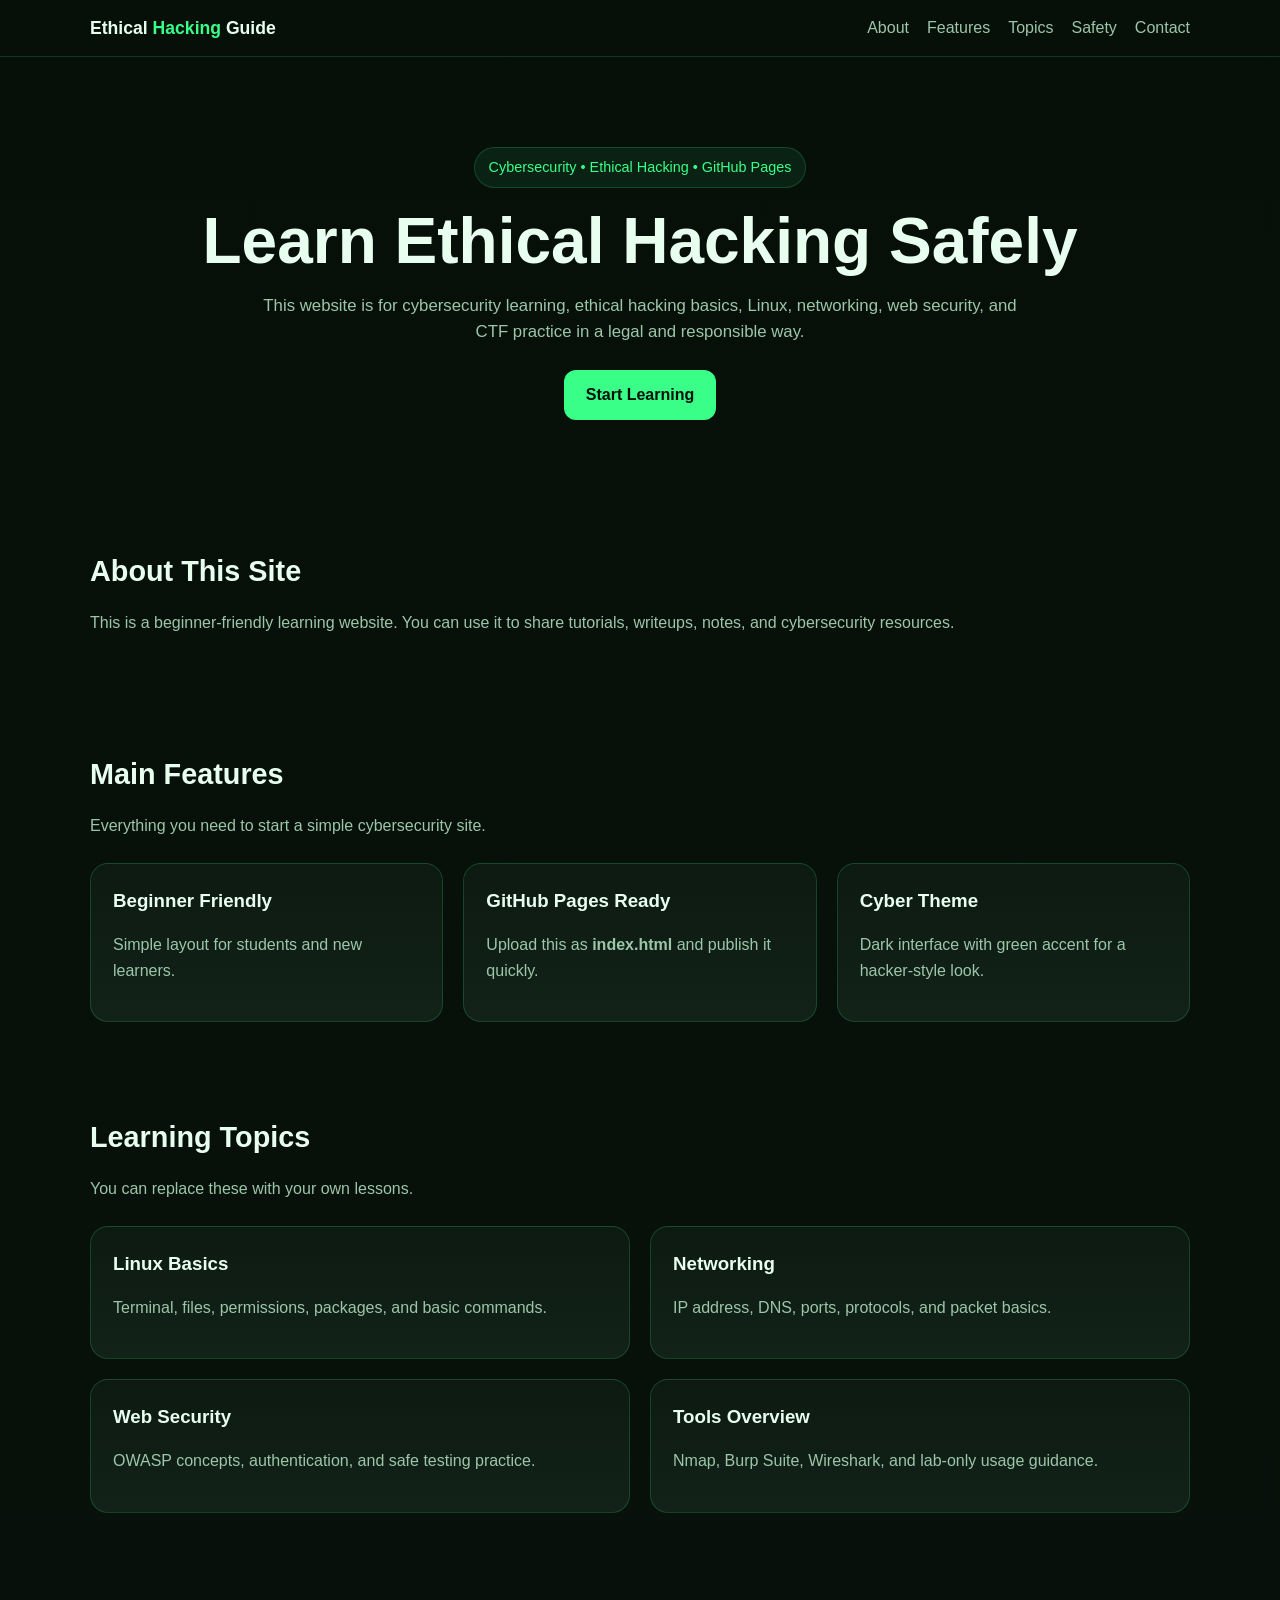
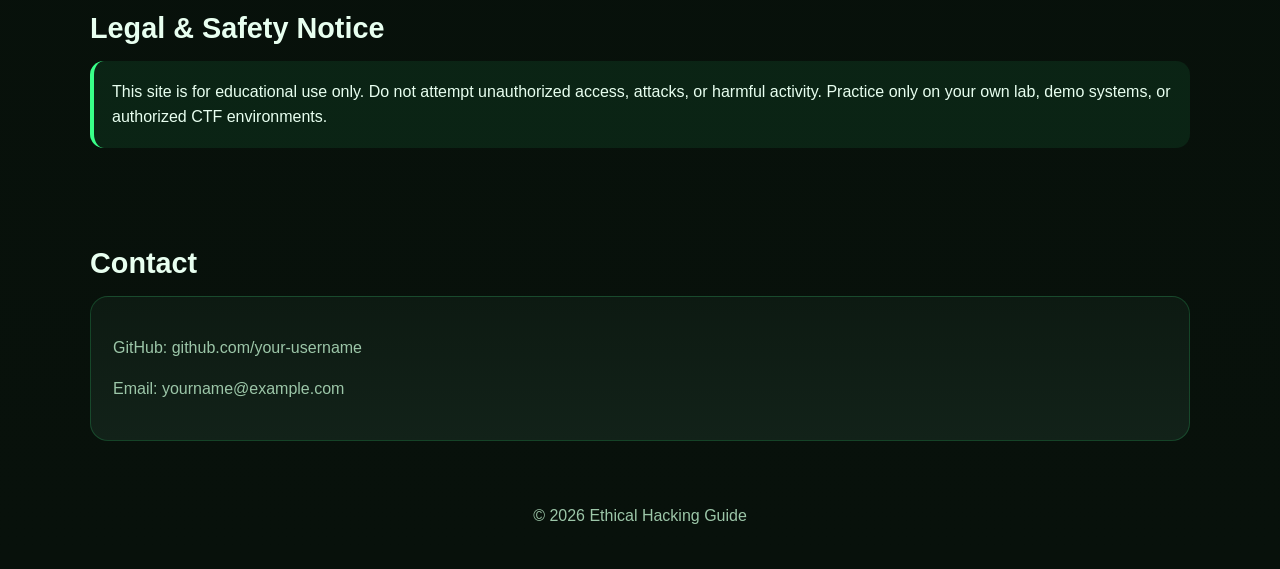
<file: page/index.html>
<!DOCTYPE html>
<html lang="bn">
<head>
  <meta charset="UTF-8" />
  <meta name="viewport" content="width=device-width, initial-scale=1.0" />
  <title>Ethical Hacking Guide</title>
  <style>
    :root {
      --bg: #07110a;
      --panel: #0d1a12;
      --panel2: #122219;
      --text: #e8fff0;
      --muted: #9cc6a8;
      --accent: #39ff88;
      --border: rgba(57,255,136,0.18);
    }

    * { box-sizing: border-box; }
    body {
      margin: 0;
      font-family: Arial, Helvetica, sans-serif;
      background: linear-gradient(180deg, #061009 0%, #08110b 100%);
      color: var(--text);
      line-height: 1.6;
    }

    a { text-decoration: none; color: inherit; }

    .container {
      width: min(1100px, calc(100% - 32px));
      margin: 0 auto;
    }

    header {
      position: sticky;
      top: 0;
      background: rgba(7,17,10,0.92);
      border-bottom: 1px solid var(--border);
      backdrop-filter: blur(10px);
    }

    .nav {
      display: flex;
      justify-content: space-between;
      align-items: center;
      padding: 14px 0;
      gap: 16px;
    }

    .brand {
      font-size: 1.1rem;
      font-weight: 700;
    }

    .brand span { color: var(--accent); }

    .nav-links {
      display: flex;
      gap: 18px;
      flex-wrap: wrap;
      color: var(--muted);
    }

    .hero {
      padding: 90px 0 70px;
      text-align: center;
    }

    .badge {
      display: inline-block;
      margin-bottom: 18px;
      padding: 8px 14px;
      border: 1px solid var(--border);
      border-radius: 999px;
      color: var(--accent);
      background: rgba(57,255,136,0.08);
      font-size: 0.9rem;
    }

    h1 {
      margin: 0 0 16px;
      font-size: clamp(2rem, 5vw, 4rem);
      line-height: 1.1;
    }

    .hero p {
      color: var(--muted);
      max-width: 760px;
      margin: 0 auto 24px;
      font-size: 1.05rem;
    }

    .btn {
      display: inline-block;
      padding: 12px 22px;
      border-radius: 12px;
      background: var(--accent);
      color: #041109;
      font-weight: 700;
    }

    section {
      padding: 34px 0;
    }

    .section-title {
      font-size: 1.8rem;
      margin-bottom: 10px;
    }

    .section-subtitle {
      color: var(--muted);
      margin-bottom: 24px;
    }

    .grid {
      display: grid;
      grid-template-columns: repeat(3, 1fr);
      gap: 20px;
    }

    .topics {
      display: grid;
      grid-template-columns: repeat(2, 1fr);
      gap: 20px;
    }

    .card {
      background: linear-gradient(180deg, var(--panel), var(--panel2));
      border: 1px solid var(--border);
      border-radius: 18px;
      padding: 22px;
    }

    .card h3 {
      margin-top: 0;
      margin-bottom: 10px;
    }

    .card p, .card li {
      color: var(--muted);
    }

    .notice {
      border-left: 4px solid var(--accent);
      background: rgba(57,255,136,0.08);
      border-radius: 14px;
      padding: 18px;
    }

    footer {
      text-align: center;
      padding: 28px 0 40px;
      color: var(--muted);
    }

    @media (max-width: 900px) {
      .grid, .topics {
        grid-template-columns: 1fr;
      }
      .hero {
        padding-top: 60px;
      }
    }
  </style>
</head>
<body>
  <header>
    <div class="container nav">
      <div class="brand">Ethical <span>Hacking</span> Guide</div>
      <nav class="nav-links">
        <a href="#about">About</a>
        <a href="#features">Features</a>
        <a href="#topics">Topics</a>
        <a href="#safety">Safety</a>
        <a href="#contact">Contact</a>
      </nav>
    </div>
  </header>

  <main>
    <section class="hero">
      <div class="container">
        <div class="badge">Cybersecurity • Ethical Hacking • GitHub Pages</div>
        <h1>Learn Ethical Hacking Safely</h1>
        <p>
          This website is for cybersecurity learning, ethical hacking basics, Linux, networking,
          web security, and CTF practice in a legal and responsible way.
        </p>
        <a class="btn" href="#topics">Start Learning</a>
      </div>
    </section>

    <section id="about">
      <div class="container">
        <h2 class="section-title">About This Site</h2>
        <p class="section-subtitle">
          This is a beginner-friendly learning website. You can use it to share tutorials,
          writeups, notes, and cybersecurity resources.
        </p>
      </div>
    </section>

    <section id="features">
      <div class="container">
        <h2 class="section-title">Main Features</h2>
        <p class="section-subtitle">Everything you need to start a simple cybersecurity site.</p>
        <div class="grid">
          <div class="card">
            <h3>Beginner Friendly</h3>
            <p>Simple layout for students and new learners.</p>
          </div>
          <div class="card">
            <h3>GitHub Pages Ready</h3>
            <p>Upload this as <strong>index.html</strong> and publish it quickly.</p>
          </div>
          <div class="card">
            <h3>Cyber Theme</h3>
            <p>Dark interface with green accent for a hacker-style look.</p>
          </div>
        </div>
      </div>
    </section>

    <section id="topics">
      <div class="container">
        <h2 class="section-title">Learning Topics</h2>
        <p class="section-subtitle">You can replace these with your own lessons.</p>
        <div class="topics">
          <div class="card">
            <h3>Linux Basics</h3>
            <p>Terminal, files, permissions, packages, and basic commands.</p>
          </div>
          <div class="card">
            <h3>Networking</h3>
            <p>IP address, DNS, ports, protocols, and packet basics.</p>
          </div>
          <div class="card">
            <h3>Web Security</h3>
            <p>OWASP concepts, authentication, and safe testing practice.</p>
          </div>
          <div class="card">
            <h3>Tools Overview</h3>
            <p>Nmap, Burp Suite, Wireshark, and lab-only usage guidance.</p>
          </div>
        </div>
      </div>
    </section>

    <section id="safety">
      <div class="container">
        <h2 class="section-title">Legal & Safety Notice</h2>
        <div class="notice">
          This site is for educational use only. Do not attempt unauthorized access,
          attacks, or harmful activity. Practice only on your own lab, demo systems,
          or authorized CTF environments.
        </div>
      </div>
    </section>

    <section id="contact">
      <div class="container">
        <h2 class="section-title">Contact</h2>
        <div class="card">
          <p>GitHub: github.com/your-username</p>
          <p>Email: yourname@example.com</p>
        </div>
      </div>
    </section>
  </main>

  <footer>
    <div class="container">© 2026 Ethical Hacking Guide</div>
  </footer>
</body>
</html>
</file>
